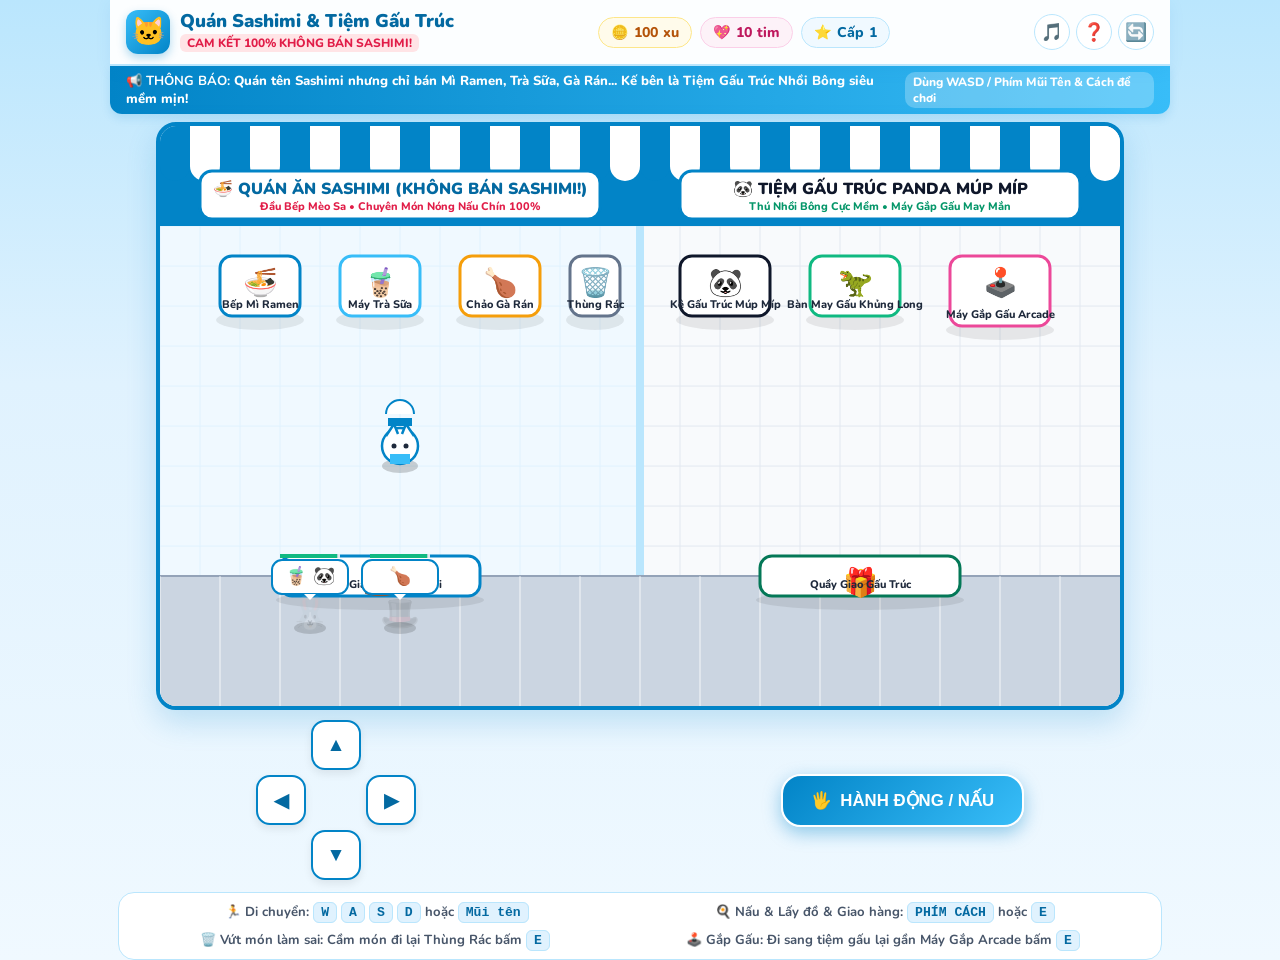
<file: index.html>
<!DOCTYPE html>
<html lang="vi">
<head>
  <meta charset="UTF-8">
  <meta name="viewport" content="width=device-width, initial-scale=1.0, maximum-scale=1.0, user-scalable=no">
  <title>Phố Xanh Trắng - Game Nấu Ăn Sashimi & Tiệm Gấu Trúc Nhồi Bông</title>
  <link rel="preconnect" href="https://fonts.googleapis.com">
  <link rel="preconnect" href="https://fonts.gstatic.com" crossorigin>
  <link href="https://fonts.googleapis.com/css2?family=Nunito:wght@400;600;700;800;900&display=swap" rel="stylesheet">
  <style>
    :root {
      --primary-blue: #0284c7;
      --primary-dark: #0369a1;
      --sky-blue: #38bdf8;
      --soft-blue: #bae6fd;
      --ice-blue: #e0f2fe;
      --deep-navy: #0f172a;
      --pure-white: #ffffff;
      --off-white: #f8fafc;
      --accent-pink: #f472b6;
      --accent-gold: #f59e0b;
      --accent-green: #10b981;
    }

    * {
      box-sizing: border-box;
      margin: 0;
      padding: 0;
      user-select: none;
      -webkit-user-select: none;
    }

    body {
      font-family: 'Nunito', sans-serif;
      background: linear-gradient(180deg, #bae6fd 0%, #e0f2fe 40%, #f0f9ff 100%);
      color: #1e293b;
      min-height: 100vh;
      display: flex;
      flex-direction: column;
      align-items: center;
      overflow-x: hidden;
    }

    /* Header Bar */
    header.game-header {
      width: 100%;
      max-width: 1060px;
      padding: 10px 16px;
      display: flex;
      justify-content: space-between;
      align-items: center;
      flex-wrap: wrap;
      gap: 10px;
      background: rgba(255, 255, 255, 0.95);
      backdrop-filter: blur(8px);
      border-bottom: 2px solid var(--soft-blue);
      box-shadow: 0 4px 15px rgba(2, 132, 199, 0.08);
      z-index: 100;
    }

    .brand-title {
      display: flex;
      align-items: center;
      gap: 10px;
    }
    .brand-icon {
      font-size: 28px;
      background: linear-gradient(135deg, #38bdf8, #0284c7);
      width: 44px;
      height: 44px;
      border-radius: 12px;
      display: flex;
      align-items: center;
      justify-content: center;
      box-shadow: 0 4px 10px rgba(2, 132, 199, 0.3);
    }
    .brand-text h1 {
      font-size: 1.15rem;
      font-weight: 900;
      color: var(--primary-dark);
      line-height: 1.1;
    }
    .brand-text span {
      font-size: 0.75rem;
      font-weight: 800;
      color: #e11d48;
      background: #ffe4e6;
      padding: 1px 7px;
      border-radius: 6px;
    }

    .stats-bar {
      display: flex;
      align-items: center;
      gap: 8px;
    }
    .stat-badge {
      display: flex;
      align-items: center;
      gap: 5px;
      background: var(--off-white);
      border: 1.5px solid var(--soft-blue);
      padding: 5px 12px;
      border-radius: 20px;
      font-weight: 800;
      font-size: 0.88rem;
    }
    .stat-badge.coins { color: #b45309; background: #fffbeb; border-color: #fde68a; }
    .stat-badge.hearts { color: #be185d; background: #fdf2f8; border-color: #fbcfe8; }
    .stat-badge.level { color: #0369a1; background: #f0f9ff; border-color: #bae6fd; }

    .header-btns {
      display: flex;
      align-items: center;
      gap: 6px;
    }
    .icon-btn {
      width: 36px;
      height: 36px;
      border-radius: 50%;
      border: 1.5px solid var(--soft-blue);
      background: white;
      font-size: 1.1rem;
      cursor: pointer;
      display: flex;
      align-items: center;
      justify-content: center;
      transition: all 0.2s;
    }
    .icon-btn:hover {
      background: var(--ice-blue);
      transform: scale(1.08);
    }

    /* Announcement Banner */
    .joke-strip {
      width: 100%;
      max-width: 1060px;
      background: linear-gradient(90deg, #0284c7, #38bdf8);
      color: white;
      padding: 6px 16px;
      font-size: 0.82rem;
      font-weight: 800;
      display: flex;
      justify-content: space-between;
      align-items: center;
      border-radius: 0 0 12px 12px;
      margin-bottom: 8px;
      box-shadow: 0 4px 10px rgba(2, 132, 199, 0.15);
    }

    /* Game Canvas Container */
    .game-wrapper {
      position: relative;
      max-width: 1060px;
      width: 100%;
      padding: 0 8px;
      display: flex;
      flex-direction: column;
      align-items: center;
    }

    #gameCanvas {
      background: #ffffff;
      border: 4px solid var(--primary-blue);
      border-radius: 20px;
      box-shadow: 0 12px 30px rgba(2, 132, 199, 0.2);
      max-width: 100%;
      height: auto;
      display: block;
      cursor: default;
    }

    /* On-Screen Interaction Prompts */
    .interaction-overlay {
      position: absolute;
      top: 14px;
      left: 50%;
      transform: translateX(-50%);
      background: rgba(15, 23, 42, 0.85);
      color: white;
      padding: 6px 18px;
      border-radius: 20px;
      font-size: 0.85rem;
      font-weight: 800;
      pointer-events: none;
      opacity: 0;
      transition: opacity 0.2s, transform 0.2s;
      box-shadow: 0 4px 12px rgba(0,0,0,0.25);
      display: flex;
      align-items: center;
      gap: 6px;
      z-index: 20;
    }
    .interaction-overlay.visible {
      opacity: 1;
      transform: translateX(-50%) translateY(4px);
    }

    /* Mobile / On-screen Touch Controls */
    .touch-controls {
      display: flex;
      justify-content: space-between;
      align-items: center;
      width: 100%;
      max-width: 800px;
      margin-top: 10px;
      padding: 0 16px;
    }

    .dpad-container {
      display: grid;
      grid-template-columns: repeat(3, 50px);
      grid-template-rows: repeat(3, 50px);
      gap: 5px;
    }
    .dpad-btn {
      background: white;
      border: 2px solid var(--primary-blue);
      border-radius: 14px;
      font-size: 1.2rem;
      font-weight: 900;
      color: var(--primary-dark);
      display: flex;
      align-items: center;
      justify-content: center;
      box-shadow: 0 4px 8px rgba(0,0,0,0.08);
      cursor: pointer;
      transition: all 0.1s;
    }
    .dpad-btn:active {
      background: var(--ice-blue);
      transform: scale(0.92);
    }
    .dpad-up { grid-column: 2; grid-row: 1; }
    .dpad-left { grid-column: 1; grid-row: 2; }
    .dpad-right { grid-column: 3; grid-row: 2; }
    .dpad-down { grid-column: 2; grid-row: 3; }

    .action-btn-container {
      display: flex;
      flex-direction: column;
      gap: 8px;
    }
    .action-touch-btn {
      background: linear-gradient(135deg, #0284c7, #38bdf8);
      color: white;
      border: 2.5px solid #ffffff;
      border-radius: 20px;
      padding: 14px 28px;
      font-size: 1.05rem;
      font-weight: 900;
      cursor: pointer;
      box-shadow: 0 6px 18px rgba(2, 132, 199, 0.4);
      display: flex;
      align-items: center;
      gap: 8px;
      transition: all 0.15s;
    }
    .action-touch-btn:active {
      transform: scale(0.94);
    }

    /* Modal Dialogs */
    .modal-backdrop {
      position: fixed;
      inset: 0;
      background: rgba(15, 23, 42, 0.5);
      backdrop-filter: blur(4px);
      z-index: 1000;
      display: none;
      align-items: center;
      justify-content: center;
      padding: 16px;
    }
    .modal-backdrop.open { display: flex; }

    .modal-box {
      background: white;
      border-radius: 24px;
      border: 4px solid var(--primary-blue);
      max-width: 520px;
      width: 100%;
      padding: 24px;
      text-align: center;
      box-shadow: 0 20px 40px rgba(2, 132, 199, 0.35);
      animation: popIn 0.25s cubic-bezier(0.34, 1.56, 0.64, 1);
    }
    @keyframes popIn {
      from { transform: scale(0.8); opacity: 0; }
      to { transform: scale(1); opacity: 1; }
    }

    .modal-btn {
      background: linear-gradient(135deg, #0284c7, #38bdf8);
      color: white;
      border: none;
      padding: 10px 24px;
      border-radius: 16px;
      font-weight: 900;
      font-size: 0.95rem;
      cursor: pointer;
      margin-top: 14px;
      box-shadow: 0 4px 12px rgba(2, 132, 199, 0.3);
    }

    /* Guide Box */
    .controls-guide {
      margin-top: 12px;
      background: white;
      border: 1.5px solid var(--soft-blue);
      border-radius: 16px;
      padding: 10px 18px;
      max-width: 1060px;
      width: 100%;
      display: flex;
      justify-content: space-around;
      flex-wrap: wrap;
      gap: 10px;
      font-size: 0.82rem;
      font-weight: 700;
      color: #475569;
    }
    .guide-item kbd {
      background: var(--ice-blue);
      border: 1px solid var(--soft-blue);
      border-radius: 6px;
      padding: 2px 7px;
      font-weight: 900;
      color: var(--primary-dark);
    }
  </style>
</head>
<body>

  <!-- Top Header -->
  <header class="game-header">
    <div class="brand-title">
      <div class="brand-icon">🐱</div>
      <div class="brand-text">
        <h1>Quán Sashimi & Tiệm Gấu Trúc</h1>
        <span>CAM KẾT 100% KHÔNG BÁN SASHIMI!</span>
      </div>
    </div>

    <!-- Live Stats -->
    <div class="stats-bar">
      <div class="stat-badge coins">
        <span>🪙</span> <span id="uiCoins">100</span> xu
      </div>
      <div class="stat-badge hearts">
        <span>💖</span> <span id="uiHearts">10</span> tim
      </div>
      <div class="stat-badge level">
        <span>⭐</span> Cấp <span id="uiLevel">1</span>
      </div>
    </div>

    <!-- Actions -->
    <div class="header-btns">
      <button class="icon-btn" id="audioBtn" title="Bật / Tắt Âm Thanh">🎵</button>
      <button class="icon-btn" id="helpBtn" title="Hướng dẫn chơi">❓</button>
      <button class="icon-btn" id="resetBtn" title="Chơi lại từ đầu">🔄</button>
    </div>
  </header>

  <!-- Notice Strip -->
  <div class="joke-strip">
    <div>📢 <strong>THÔNG BÁO:</strong> Quán tên Sashimi nhưng chỉ bán Mì Ramen, Trà Sữa, Gà Rán... Kế bên là Tiệm Gấu Trúc Nhồi Bông siêu mềm mịn!</div>
    <div style="font-size: 0.75rem; background: rgba(255,255,255,0.25); padding: 2px 8px; border-radius: 10px;">Dùng WASD / Phím Mũi Tên & Cách để chơi</div>
  </div>

  <!-- Game Canvas Section -->
  <main class="game-wrapper">
    <div class="interaction-overlay" id="interactPrompt">
      <span id="promptIcon">🖐️</span>
      <span id="promptText">Nhấn [PHÍM CÁCH] hoặc [E] để tương tác</span>
    </div>

    <canvas id="gameCanvas" width="960" height="580"></canvas>

    <!-- Touch / Virtual D-pad for Mobile & Easy Play -->
    <div class="touch-controls">
      <div class="dpad-container">
        <button class="dpad-btn dpad-up" id="btnUp">▲</button>
        <button class="dpad-btn dpad-left" id="btnLeft">◀</button>
        <button class="dpad-btn dpad-right" id="btnRight">▶</button>
        <button class="dpad-btn dpad-down" id="btnDown">▼</button>
      </div>

      <div class="action-btn-container">
        <button class="action-touch-btn" id="btnAction">
          <span>🖐️</span> HÀNH ĐỘNG / NẤU
        </button>
      </div>
    </div>

    <!-- Controls Guide -->
    <div class="controls-guide">
      <div class="guide-item">🏃 <strong>Di chuyển:</strong> <kbd>W</kbd> <kbd>A</kbd> <kbd>S</kbd> <kbd>D</kbd> hoặc <kbd>Mũi tên</kbd></div>
      <div class="guide-item">🍳 <strong>Nấu & Lấy đồ & Giao hàng:</strong> <kbd>PHÍM CÁCH</kbd> hoặc <kbd>E</kbd></div>
      <div class="guide-item">🗑️ <strong>Vứt món làm sai:</strong> Cầm món đi lại Thùng Rác bấm <kbd>E</kbd></div>
      <div class="guide-item">🕹️ <strong>Gắp Gấu:</strong> Đi sang tiệm gấu lại gần Máy Gắp Arcade bấm <kbd>E</kbd></div>
    </div>
  </main>

  <!-- Comic Joke Modal (Sashimi Meme & Claw Machine) -->
  <div class="modal-backdrop" id="comicModal">
    <div class="modal-box">
      <div id="modalEmoji" style="font-size: 56px; margin-bottom: 8px;">👨‍🍳💢</div>
      <h2 id="modalTitle" style="font-size: 1.3rem; font-weight: 900; color: var(--primary-dark); margin-bottom: 8px;">ỦA ALO?! KHÔNG CÓ BÁN SASHIMI!</h2>
      <p id="modalDesc" style="font-size: 0.92rem; color: #334155; line-height: 1.5; margin-bottom: 16px;">
        Chủ quán Mèo Sa hốt hoảng: "Đã bảo quán tui tên Sashimi vì tui thích tên này, chứ tui chỉ nấu Mì Ramen với Trà Sữa thui! Đừng đòi cá hồi sống nữa tui khóc thét á!"
      </p>
      <button class="modal-btn" id="modalCloseBtn">Dạ em hiểu rùi, để em đi nấu Ramen! 🍜</button>
    </div>
  </div>

  <!-- Claw Machine Modal -->
  <div class="modal-backdrop" id="clawModal">
    <div class="modal-box" style="max-width: 580px;">
      <h2 style="font-size: 1.35rem; font-weight: 900; color: var(--primary-dark); margin-bottom: 4px;">🕹️ MÁY GẮP GẤU TRÚC LUCKY CLAW</h2>
      <p style="font-size: 0.82rem; color: #64748b; margin-bottom: 14px;">Gắp những chú gấu bông hiếm nhất về trang trí tiệm! (Chi phí: 15 xu/lượt)</p>
      
      <div style="background: linear-gradient(180deg, #bae6fd 0%, #e0f2fe 100%); border: 3px solid #0284c7; border-radius: 16px; height: 180px; position: relative; overflow: hidden; margin-bottom: 14px;" id="clawStage">
        <div id="clawArm" style="position: absolute; top: 0; left: 50%; width: 4px; height: 30px; background: #334155; transition: height 0.4s ease-in-out;"></div>
        <div id="clawHead" style="position: absolute; top: 30px; left: calc(50% - 16px); font-size: 32px; transition: top 0.4s ease-in-out;">🦾</div>
        
        <!-- Plushies in pit -->
        <div style="position: absolute; bottom: 10px; width: 100%; display: flex; justify-content: space-around; font-size: 36px;">
          <span>🐼</span>
          <span>🦖</span>
          <span>🧸</span>
          <span>🎒</span>
          <span>✨</span>
        </div>
      </div>

      <div style="display: flex; justify-content: center; gap: 12px; margin-bottom: 12px;">
        <button class="modal-btn" id="clawBtnLeft" style="margin: 0; padding: 10px 18px; background: #e0f2fe; color: #0284c7; border: 2px solid #bae6fd;">◀ Trái</button>
        <button class="modal-btn" id="clawBtnDrop" style="margin: 0; padding: 10px 24px;">👇 THẢ CẦN GẮP!</button>
        <button class="modal-btn" id="clawBtnRight" style="margin: 0; padding: 10px 18px; background: #e0f2fe; color: #0284c7; border: 2px solid #bae6fd;">Phải ▶</button>
      </div>

      <button class="modal-btn" id="clawCloseBtn" style="background: #f1f5f9; color: #475569; border: 1.5px solid #cbd5e1; margin-top: 4px;">Rời Khỏi Máy Gắp</button>
    </div>
  </div>

  <script>
    /* =========================================================================
       1. GAME STATE & PROCEDURAL AUDIO ENGINE
       ========================================================================= */
    const STORAGE_KEY = 'SASHIMI_PANDA_COOKING_RPG_V1';

    let gameState = {
      coins: 100,
      hearts: 10,
      level: 1,
      totalServed: 0,
      unlockedPlushies: ['Panda Múp Míp', 'Panda Khủng Long']
    };

    function loadGame() {
      try {
        const raw = localStorage.getItem(STORAGE_KEY);
        if (raw) gameState = { ...gameState, ...JSON.parse(raw) };
      } catch (e) {}
    }

    function saveGame() {
      try {
        localStorage.setItem(STORAGE_KEY, JSON.stringify(gameState));
      } catch (e) {}
      document.getElementById('uiCoins').textContent = gameState.coins;
      document.getElementById('uiHearts').textContent = gameState.hearts;
      document.getElementById('uiLevel').textContent = gameState.level;
    }

    class SoundSynth {
      constructor() {
        this.ctx = null;
        this.muted = false;
        this.bgmTimer = null;
        this.bgmStep = 0;
      }
      init() {
        if (!this.ctx) {
          const AC = window.AudioContext || window.webkitAudioContext;
          if (AC) this.ctx = new AC();
        }
        if (this.ctx && this.ctx.state === 'suspended') this.ctx.resume();
      }
      toggle() {
        this.muted = !this.muted;
        if (this.muted) {
          this.stopBgm();
        } else {
          this.init();
          this.startBgm();
        }
        return this.muted;
      }
      playTone(freq, type = 'sine', duration = 0.1, gainVal = 0.1) {
        if (this.muted) return;
        this.init();
        if (!this.ctx) return;
        try {
          const osc = this.ctx.createOscillator();
          const gain = this.ctx.createGain();
          osc.type = type;
          osc.frequency.setValueAtTime(freq, this.ctx.currentTime);
          gain.gain.setValueAtTime(gainVal, this.ctx.currentTime);
          gain.gain.exponentialRampToValueAtTime(0.0001, this.ctx.currentTime + duration);
          osc.connect(gain);
          gain.connect(this.ctx.destination);
          osc.start();
          osc.stop(this.ctx.currentTime + duration);
        } catch (e) {}
      }
      stepSfx() {
        if (this.muted) return;
        this.playTone(200 + Math.random() * 40, 'sine', 0.04, 0.02);
      }
      cookSfx() {
        this.playTone(320, 'square', 0.08, 0.04);
        setTimeout(() => this.playTone(420, 'sine', 0.1, 0.05), 60);
      }
      readySfx() {
        this.playTone(784, 'triangle', 0.12, 0.1);
        setTimeout(() => this.playTone(1046, 'triangle', 0.2, 0.12), 100);
      }
      coinSfx() {
        this.playTone(987, 'sine', 0.08, 0.1);
        setTimeout(() => this.playTone(1318, 'sine', 0.2, 0.12), 60);
      }
      angrySfx() {
        this.playTone(280, 'sawtooth', 0.12, 0.12);
        setTimeout(() => this.playTone(180, 'sawtooth', 0.2, 0.15), 100);
      }
      trashSfx() {
        this.playTone(150, 'square', 0.12, 0.05);
      }
      startBgm() {
        if (this.muted || this.bgmTimer) return;
        this.init();
        const melody = [523.25, 659.25, 783.99, 659.25, 880.00, 783.99, 659.25, 523.25];
        this.bgmTimer = setInterval(() => {
          if (this.muted) return this.stopBgm();
          this.playTone(melody[this.bgmStep % melody.length], 'sine', 0.35, 0.02);
          this.bgmStep++;
        }, 700);
      }
      stopBgm() {
        if (this.bgmTimer) {
          clearInterval(this.bgmTimer);
          this.bgmTimer = null;
        }
      }
    }

    const sound = new SoundSynth();

    /* =========================================================================
       2. CANVAS SETUP & MAP ARCHITECTURE
       ========================================================================= */
    const canvas = document.getElementById('gameCanvas');
    const ctx = canvas.getContext('2d');

    const MAP_WIDTH = 960;
    const MAP_HEIGHT = 580;

    // Player Object
    const player = {
      x: 240,
      y: 320,
      width: 44,
      height: 48,
      speed: 4.8,
      vx: 0,
      vy: 0,
      facing: 'down', // 'up', 'down', 'left', 'right'
      heldItem: null, // { id: 'ramen', name: 'Mì Ramen', emoji: '🍜', type: 'food' }
      isWalking: false,
      walkFrame: 0,
      lastStepTime: 0
    };

    // Stations Definitions
    // Left: Quán Sashimi (0 <= x <= 480)
    // Right: Tiệm Gấu Trúc (480 < x <= 960)
    const STATIONS = [
      // 1. Quán Sashimi Stations
      {
        id: 'stove_ramen',
        name: 'Bếp Mì Ramen',
        emoji: '🍜',
        x: 60,
        y: 130,
        width: 80,
        height: 60,
        color: '#0284c7',
        cookingTime: 1.8,
        cookTimer: 0,
        state: 'idle', // 'idle', 'cooking', 'ready'
        outputItem: { id: 'ramen', name: 'Mì Ramen Nóng', emoji: '🍜', type: 'food', price: 30, hearts: 3 }
      },
      {
        id: 'station_milktea',
        name: 'Máy Trà Sữa',
        emoji: '🧋',
        x: 180,
        y: 130,
        width: 80,
        height: 60,
        color: '#38bdf8',
        cookingTime: 1.4,
        cookTimer: 0,
        state: 'idle',
        outputItem: { id: 'milktea', name: 'Trà Sữa Trân Châu', emoji: '🧋', type: 'food', price: 22, hearts: 2 }
      },
      {
        id: 'station_chicken',
        name: 'Chảo Gà Rán',
        emoji: '🍗',
        x: 300,
        y: 130,
        width: 80,
        height: 60,
        color: '#f59e0b',
        cookingTime: 2.0,
        cookTimer: 0,
        state: 'idle',
        outputItem: { id: 'chicken', name: 'Gà Rán Giòn Rụm', emoji: '🍗', type: 'food', price: 35, hearts: 4 }
      },
      {
        id: 'station_trash',
        name: 'Thùng Rác',
        emoji: '🗑️',
        x: 410,
        y: 130,
        width: 50,
        height: 60,
        color: '#64748b',
        type: 'trash'
      },

      // 2. Tiệm Gấu Trúc Nhồi Bông Stations
      {
        id: 'shelf_panda_classic',
        name: 'Kệ Gấu Trúc Múp Míp',
        emoji: '🐼',
        x: 520,
        y: 130,
        width: 90,
        height: 60,
        color: '#0f172a',
        cookingTime: 1.2,
        cookTimer: 0,
        state: 'idle',
        outputItem: { id: 'panda_classic', name: 'Gấu Trúc Múp Míp', emoji: '🐼', type: 'plushie', price: 45, hearts: 5 }
      },
      {
        id: 'table_panda_dino',
        name: 'Bàn May Gấu Khủng Long',
        emoji: '🦖',
        x: 650,
        y: 130,
        width: 90,
        height: 60,
        color: '#10b981',
        cookingTime: 1.8,
        cookTimer: 0,
        state: 'idle',
        outputItem: { id: 'panda_dino', name: 'Panda Khủng Long', emoji: '🦖', type: 'plushie', price: 60, hearts: 6 }
      },
      {
        id: 'station_arcade_claw',
        name: 'Máy Gắp Gấu Arcade',
        emoji: '🕹️',
        x: 790,
        y: 130,
        width: 100,
        height: 70,
        color: '#ec4899',
        type: 'claw_machine'
      },

      // 3. Serving Counters (Quầy Giao Món Cho Khách ở phía dưới)
      {
        id: 'counter_sashimi_food',
        name: 'Quầy Giao Món Sashimi',
        emoji: '🛎️',
        x: 120,
        y: 430,
        width: 200,
        height: 40,
        color: '#0284c7',
        type: 'serve_food'
      },
      {
        id: 'counter_panda_plushie',
        name: 'Quầy Giao Gấu Trúc',
        emoji: '🎁',
        x: 600,
        y: 430,
        width: 200,
        height: 40,
        color: '#047857',
        type: 'serve_plushie'
      }
    ];

    // Customers waiting at counters
    let customers = [];
    let nextCustomerTimer = 2.0;

    const CUSTOMER_AVATARS = ['👧', '👦', '🐰', '🐶', '🐱', '🎩'];

    function spawnCustomer() {
      if (customers.length >= 4) return;

      const isSashimiPrank = Math.random() < 0.22; // Asks for sashimi joke
      const isCombo = !isSashimiPrank && Math.random() < 0.35;

      const foods = [
        { id: 'ramen', name: 'Mì Ramen', emoji: '🍜' },
        { id: 'milktea', name: 'Trà Sữa', emoji: '🧋' },
        { id: 'chicken', name: 'Gà Rán', emoji: '🍗' }
      ];
      const plushies = [
        { id: 'panda_classic', name: 'Gấu Trúc', emoji: '🐼' },
        { id: 'panda_dino', name: 'Panda Khủng Long', emoji: '🦖' }
      ];

      const chosenFood = foods[Math.floor(Math.random() * foods.length)];
      const chosenPlushie = plushies[Math.floor(Math.random() * plushies.length)];

      let wants = [];
      let type = 'food';
      let targetCounter = 'counter_sashimi_food';

      if (isSashimiPrank) {
        type = 'prank_sashimi';
        wants = [{ id: 'sashimi', name: 'Cá Hồi Sashimi', emoji: '🍣' }];
        targetCounter = 'counter_sashimi_food';
      } else if (isCombo) {
        type = 'combo';
        wants = [chosenFood, chosenPlushie];
        targetCounter = 'counter_sashimi_food';
      } else if (Math.random() < 0.55) {
        type = 'food';
        wants = [chosenFood];
        targetCounter = 'counter_sashimi_food';
      } else {
        type = 'plushie';
        wants = [chosenPlushie];
        targetCounter = 'counter_panda_plushie';
      }

      // Find an available slot at counter
      const slotIndex = customers.length;
      const posX = targetCounter === 'counter_sashimi_food' ? (150 + (slotIndex % 2) * 90) : (630 + (slotIndex % 2) * 90);

      customers.push({
        id: Date.now() + Math.random(),
        avatar: CUSTOMER_AVATARS[Math.floor(Math.random() * CUSTOMER_AVATARS.length)],
        type,
        wants, // array of desired items
        fulfilled: [],
        counter: targetCounter,
        x: posX,
        y: 490,
        maxPatience: 32,
        patience: 32,
        speechBubble: isSashimiPrank ? 'Có bán Sashimi hông?' : null
      });
    }

    /* Floating visual particles (Hearts, Coins, Steam) */
    let particles = [];
    function addParticle(x, y, text, color = '#0284c7') {
      particles.push({
        x,
        y,
        text,
        color,
        vy: -1.2,
        alpha: 1.0,
        life: 50
      });
    }

    /* =========================================================================
       3. CONTROLS & INPUT SYSTEM
       ========================================================================= */
    const keys = {};

    window.addEventListener('keydown', (e) => {
      keys[e.key] = true;
      keys[e.code] = true;
      if (['Space', 'ArrowUp', 'ArrowDown', 'ArrowLeft', 'ArrowRight'].includes(e.code)) {
        e.preventDefault();
      }
      if (e.code === 'Space' || e.key === 'e' || e.key === 'E') {
        performInteraction();
      }
    });

    window.addEventListener('keyup', (e) => {
      keys[e.key] = false;
      keys[e.code] = false;
    });

    // Touch D-pad buttons
    const btnUp = document.getElementById('btnUp');
    const btnDown = document.getElementById('btnDown');
    const btnLeft = document.getElementById('btnLeft');
    const btnRight = document.getElementById('btnRight');
    const btnAction = document.getElementById('btnAction');

    function attachTouch(btn, keyName) {
      const start = (e) => { e.preventDefault(); keys[keyName] = true; };
      const end = (e) => { e.preventDefault(); keys[keyName] = false; };
      btn.addEventListener('mousedown', start);
      btn.addEventListener('mouseup', end);
      btn.addEventListener('mouseleave', end);
      btn.addEventListener('touchstart', start, { passive: false });
      btn.addEventListener('touchend', end, { passive: false });
    }

    attachTouch(btnUp, 'ArrowUp');
    attachTouch(btnDown, 'ArrowDown');
    attachTouch(btnLeft, 'ArrowLeft');
    attachTouch(btnRight, 'ArrowRight');

    btnAction.addEventListener('click', (e) => {
      e.preventDefault();
      performInteraction();
    });

    /* =========================================================================
       4. INTERACTION LOGIC
       ========================================================================= */
    function getNearestStation() {
      let nearest = null;
      let minDist = 75; // Interaction reach radius

      for (const st of STATIONS) {
        const cx = st.x + st.width / 2;
        const cy = st.y + st.height / 2;
        const dist = Math.hypot(player.x - cx, player.y - cy);
        if (dist < minDist) {
          minDist = dist;
          nearest = st;
        }
      }
      return nearest;
    }

    function getNearestCustomer() {
      let nearest = null;
      let minDist = 75;

      for (const c of customers) {
        const dist = Math.hypot(player.x - c.x, player.y - c.y + 40);
        if (dist < minDist) {
          minDist = dist;
          nearest = c;
        }
      }
      return nearest;
    }

    function performInteraction() {
      sound.init();

      // Check nearest customer first
      const customer = getNearestCustomer();
      if (customer) {
        handleCustomerInteraction(customer);
        return;
      }

      // Check nearest station
      const station = getNearestStation();
      if (!station) return;

      if (station.type === 'trash') {
        if (player.heldItem) {
          sound.trashSfx();
          addParticle(player.x, player.y - 20, '🗑️ Đã vứt món!', '#64748b');
          player.heldItem = null;
        }
        return;
      }

      if (station.type === 'claw_machine') {
        openClawModal();
        return;
      }

      // Cooking / Preparing stations
      if (station.cookingTime) {
        if (station.state === 'idle') {
          // Start cooking / sewing
          if (!player.heldItem) {
            station.state = 'cooking';
            station.cookTimer = 0;
            sound.cookSfx();
            addParticle(station.x + 30, station.y, '🔥 Bắt đầu nấu...', '#0284c7');
          } else {
            addParticle(player.x, player.y - 30, 'Tay bạn đang bận cầm đồ!', '#ef4444');
          }
        } else if (station.state === 'ready') {
          // Pick up cooked food / plushie
          if (!player.heldItem) {
            player.heldItem = { ...station.outputItem };
            station.state = 'idle';
            station.cookTimer = 0;
            sound.readySfx();
            addParticle(player.x, player.y - 30, `+1 ${player.heldItem.name}`, '#0284c7');
          } else {
            addParticle(player.x, player.y - 30, 'Tay bạn đang cầm đồ khác rồi!', '#ef4444');
          }
        }
      }
    }

    function handleCustomerInteraction(customer) {
      // 1. Easter egg: Customer asking for Sashimi
      if (customer.type === 'prank_sashimi') {
        sound.angrySfx();
        openComicModal(
          '👨‍🍳💢',
          'ỦA ALO?! ĐÃ BẢO LÀ KHÔNG CÓ BÁN SASHIMI MÀ!',
          'Bếp Trưởng Mèo Sa vung muôi canh: "Khách ơi là khách! Bảng hiệu ghi rõ rành rành là SASHIMI nhưng cam kết 100% KHÔNG BÁN SASHIMI rồi mà! Tui chỉ bán Mì Ramen nóng hổi, Gà Rán giòn rụm với Trà Sữa thui! Đừng đòi cá sống nữa tui quạu á!"'
        );
        // Customer apologizes and converts to Ramen order
        customer.type = 'food';
        customer.wants = [{ id: 'ramen', name: 'Mì Ramen', emoji: '🍜' }];
        customer.speechBubble = 'Dạ em đổi qua ăn Ramen ạ!';
        customer.patience = customer.maxPatience;
        gameState.coins += 10; // Bonus pity coin
        saveGame();
        return;
      }

      // 2. Normal / Combo Delivery
      if (player.heldItem) {
        const itemIdx = customer.wants.findIndex(w => w.id === player.heldItem.id);
        if (itemIdx !== -1) {
          // Match!
          const item = customer.wants.splice(itemIdx, 1)[0];
          customer.fulfilled.push(item);
          sound.coinSfx();

          const earnedCoin = (player.heldItem.price || 25);
          const earnedHeart = (player.heldItem.hearts || 2);
          gameState.coins += earnedCoin;
          gameState.hearts += earnedHeart;
          gameState.totalServed++;

          addParticle(customer.x, customer.y - 40, `+${earnedCoin} 🪙`, '#b45309');
          addParticle(customer.x + 20, customer.y - 60, `+${earnedHeart} 💖`, '#be185d');

          player.heldItem = null;

          // If fully completed
          if (customer.wants.length === 0) {
            customer.speechBubble = 'Ngon quá / Gấu cưng xỉu! Cảm ơn shop nha! 💖';
            setTimeout(() => {
              const idx = customers.indexOf(customer);
              if (idx !== -1) customers.splice(idx, 1);
            }, 800);
          }

          // Level up check
          if (gameState.hearts >= gameState.level * 30) {
            gameState.level++;
            sound.readySfx();
            addParticle(480, 250, `🎉 LÊN CẤP ${gameState.level}!`, '#10b981');
          }
          saveGame();
        } else {
          sound.angrySfx();
          addParticle(customer.x, customer.y - 40, 'Khách không gọi món này!', '#ef4444');
        }
      } else {
        addParticle(player.x, player.y - 30, 'Hãy mang món ăn hoặc gấu bông lại đây!', '#0284c7');
      }
    }

    /* =========================================================================
       5. MODALS & MINIGAMES
       ========================================================================= */
    const comicModal = document.getElementById('comicModal');
    const modalEmoji = document.getElementById('modalEmoji');
    const modalTitle = document.getElementById('modalTitle');
    const modalDesc = document.getElementById('modalDesc');
    const modalCloseBtn = document.getElementById('modalCloseBtn');

    function openComicModal(emoji, title, desc) {
      modalEmoji.textContent = emoji;
      modalTitle.textContent = title;
      modalDesc.textContent = desc;
      comicModal.classList.add('open');
    }
    modalCloseBtn.addEventListener('click', () => comicModal.classList.remove('open'));

    // Claw Machine Minigame
    const clawModal = document.getElementById('clawModal');
    const clawArm = document.getElementById('clawArm');
    const clawHead = document.getElementById('clawHead');
    const clawBtnLeft = document.getElementById('clawBtnLeft');
    const clawBtnRight = document.getElementById('clawBtnRight');
    const clawBtnDrop = document.getElementById('clawBtnDrop');
    const clawCloseBtn = document.getElementById('clawCloseBtn');

    let clawPos = 50; // %
    let isClawBusy = false;

    function openClawModal() {
      clawModal.classList.add('open');
    }
    clawCloseBtn.addEventListener('click', () => clawModal.classList.remove('open'));

    clawBtnLeft.addEventListener('click', () => {
      if (isClawBusy) return;
      clawPos = Math.max(15, clawPos - 10);
      clawArm.style.left = `${clawPos}%`;
      clawHead.style.left = `calc(${clawPos}% - 16px)`;
    });

    clawBtnRight.addEventListener('click', () => {
      if (isClawBusy) return;
      clawPos = Math.min(85, clawPos + 10);
      clawArm.style.left = `${clawPos}%`;
      clawHead.style.left = `calc(${clawPos}% - 16px)`;
    });

    clawBtnDrop.addEventListener('click', () => {
      if (isClawBusy) return;
      if (gameState.coins < 15) {
        alert('Cần 15 xu để gắp gấu nhé! Hãy nấu ăn phục vụ khách để kiếm thêm!');
        return;
      }
      gameState.coins -= 15;
      saveGame();

      isClawBusy = true;
      clawArm.style.height = '120px';
      clawHead.style.top = '120px';

      setTimeout(() => {
        clawHead.textContent = '✊';
        const win = Math.random() < 0.75;

        setTimeout(() => {
          clawArm.style.height = '30px';
          clawHead.style.top = '30px';

          setTimeout(() => {
            if (win) {
              sound.readySfx();
              const gifts = ['Panda Ôm Tre Vàng', 'Panda Áo Xanh Trắng', 'Panda Cosplay Gà Rán', 'Panda Thần Tài'];
              const g = gifts[Math.floor(Math.random() * gifts.length)];
              alert(`🎉 TUYỆT VỜI! Bạn đã gắp trúng [${g}] siêu cấp múp míp!`);
              gameState.hearts += 10;
              saveGame();
            } else {
              clawHead.textContent = '🖐️';
              alert('Hơi trượt xíu rồi! Chú gấu múp quá trôi khỏi càng gắp, thử lại nha!');
            }
            clawHead.textContent = '🦾';
            isClawBusy = false;
          }, 600);
        }, 500);
      }, 600);
    });

    /* =========================================================================
       6. UPDATE & RENDER LOOP (60 FPS)
       ========================================================================= */
    function update(dt) {
      // 1. Player Movement
      let dx = 0;
      let dy = 0;
      if (keys['w'] || keys['W'] || keys['ArrowUp']) dy -= 1;
      if (keys['s'] || keys['S'] || keys['ArrowDown']) dy += 1;
      if (keys['a'] || keys['A'] || keys['ArrowLeft']) dx -= 1;
      if (keys['d'] || keys['D'] || keys['ArrowRight']) dx += 1;

      if (dx !== 0 && dy !== 0) {
        dx *= 0.7071;
        dy *= 0.7071;
      }

      if (dx !== 0 || dy !== 0) {
        player.isWalking = true;
        player.walkFrame += 0.2;
        if (Math.abs(dx) > Math.abs(dy)) {
          player.facing = dx > 0 ? 'right' : 'left';
        } else {
          player.facing = dy > 0 ? 'down' : 'up';
        }

        // Footstep sound
        if (Date.now() - player.lastStepTime > 260) {
          sound.stepSfx();
          player.lastStepTime = Date.now();
        }
      } else {
        player.isWalking = false;
      }

      // Apply movement with boundary & obstacle collisions
      const nextX = player.x + dx * player.speed;
      const nextY = player.y + dy * player.speed;

      // Boundaries (Kitchen inside: 30 <= x <= 930, 200 <= y <= 420)
      if (nextX >= 40 && nextX <= MAP_WIDTH - 40) player.x = nextX;
      if (nextY >= 200 && nextY <= 420) player.y = nextY;

      // 2. Cooking Stations Timers
      for (const st of STATIONS) {
        if (st.state === 'cooking') {
          st.cookTimer += dt;
          if (st.cookTimer >= st.cookingTime) {
            st.state = 'ready';
            sound.readySfx();
            addParticle(st.x + 35, st.y, '✨ Xong rồi!', '#10b981');
          }
        }
      }

      // 3. Customers Timer & Spawning
      nextCustomerTimer -= dt;
      if (nextCustomerTimer <= 0) {
        spawnCustomer();
        nextCustomerTimer = 4.5 + Math.random() * 3.0;
      }

      for (let i = customers.length - 1; i >= 0; i--) {
        const c = customers[i];
        c.patience -= dt;
        if (c.patience <= 0) {
          customers.splice(i, 1);
          addParticle(c.x, c.y - 20, 'Khách đợi lâu quá nên bỏ về rồi! 😢', '#ef4444');
        }
      }

      // 4. Update Particles
      for (let i = particles.length - 1; i >= 0; i--) {
        const p = particles[i];
        p.y += p.vy;
        p.life -= 1;
        p.alpha = p.life / 50;
        if (p.life <= 0) particles.splice(i, 1);
      }

      // 5. Update Floating Interaction Prompt
      const promptEl = document.getElementById('interactPrompt');
      const promptText = document.getElementById('promptText');
      const promptIcon = document.getElementById('promptIcon');

      const nearCust = getNearestCustomer();
      const nearSt = getNearestStation();

      if (nearCust) {
        promptEl.classList.add('visible');
        promptIcon.textContent = '🤝';
        if (nearCust.type === 'prank_sashimi') {
          promptText.textContent = '[CÁCH / E]: Giải thích quán KHÔNG BÁN SASHIMI!';
        } else {
          promptText.textContent = '[CÁCH / E]: Phục vụ đơn hàng cho khách';
        }
      } else if (nearSt) {
        promptEl.classList.add('visible');
        promptIcon.textContent = nearSt.emoji || '🖐️';
        if (nearSt.type === 'trash') {
          promptText.textContent = '[CÁCH / E]: Vứt món đang cầm vào thùng rác';
        } else if (nearSt.type === 'claw_machine') {
          promptText.textContent = '[CÁCH / E]: Chơi Máy Gắp Gấu Arcade';
        } else if (nearSt.state === 'cooking') {
          promptText.textContent = `Đang nấu... (${Math.round((nearSt.cookTimer / nearSt.cookingTime) * 100)}%)`;
        } else if (nearSt.state === 'ready') {
          promptText.textContent = `[CÁCH / E]: Lấy ${nearSt.outputItem.name}!`;
        } else {
          promptText.textContent = `[CÁCH / E]: Nấu / Chuẩn bị ${nearSt.name}`;
        }
      } else {
        promptEl.classList.remove('visible');
      }
    }

    /* Drawing Helpers */
    function render() {
      ctx.clearRect(0, 0, MAP_WIDTH, MAP_HEIGHT);

      // 1. Draw Floor (Pastel Cozy Tiles)
      // Left Floor: Sashimi Eatery (Pastel Light Blue & White tiles)
      ctx.fillStyle = '#f0f9ff';
      ctx.fillRect(0, 0, MAP_WIDTH / 2, 450);

      // Tile grid lines left
      ctx.strokeStyle = '#e0f2fe';
      ctx.lineWidth = 1;
      for (let x = 0; x < MAP_WIDTH / 2; x += 40) {
        ctx.beginPath(); ctx.moveTo(x, 100); ctx.lineTo(x, 450); ctx.stroke();
      }
      for (let y = 100; y < 450; y += 40) {
        ctx.beginPath(); ctx.moveTo(0, y); ctx.lineTo(MAP_WIDTH / 2, y); ctx.stroke();
      }

      // Right Floor: Panda Plushie Shop (Soft Clean White / Mint-Ice tiles)
      ctx.fillStyle = '#f8fafc';
      ctx.fillRect(MAP_WIDTH / 2, 0, MAP_WIDTH / 2, 450);
      ctx.strokeStyle = '#e2e8f0';
      for (let x = MAP_WIDTH / 2; x < MAP_WIDTH; x += 40) {
        ctx.beginPath(); ctx.moveTo(x, 100); ctx.lineTo(x, 450); ctx.stroke();
      }
      for (let y = 100; y < 450; y += 40) {
        ctx.beginPath(); ctx.moveTo(MAP_WIDTH / 2, y); ctx.lineTo(MAP_WIDTH, y); ctx.stroke();
      }

      // Divider line between two shops (cute blue wooden border)
      ctx.fillStyle = '#bae6fd';
      ctx.fillRect(MAP_WIDTH / 2 - 4, 100, 8, 350);

      // Sidewalk at bottom (450 -> 580)
      ctx.fillStyle = '#cbd5e1';
      ctx.fillRect(0, 450, MAP_WIDTH, 130);
      ctx.strokeStyle = '#94a3b8';
      ctx.lineWidth = 2;
      ctx.beginPath(); ctx.moveTo(0, 450); ctx.lineTo(MAP_WIDTH, 450); ctx.stroke();

      // Sidewalk paving bricks
      ctx.strokeStyle = 'rgba(255,255,255,0.4)';
      for (let x = 0; x < MAP_WIDTH; x += 60) {
        ctx.beginPath(); ctx.moveTo(x, 450); ctx.lineTo(x, 580); ctx.stroke();
      }

      // 2. Draw Top Wall & Blue-White Striped Awnings
      // Wall
      ctx.fillStyle = '#0284c7';
      ctx.fillRect(0, 0, MAP_WIDTH, 100);

      // Striped Awning
      const stripeW = 30;
      for (let x = 0; x < MAP_WIDTH; x += stripeW) {
        ctx.fillStyle = (Math.floor(x / stripeW) % 2 === 0) ? '#0284c7' : '#ffffff';
        ctx.fillRect(x, 0, stripeW, 40);
        // Valance scalloped bottom
        ctx.beginPath();
        ctx.arc(x + stripeW / 2, 40, stripeW / 2, 0, Math.PI);
        ctx.fill();
      }

      // Signboard Left: Quán Sashimi
      ctx.fillStyle = '#ffffff';
      ctx.beginPath();
      ctx.roundRect(40, 45, 400, 48, 12);
      ctx.fill();
      ctx.strokeStyle = '#0284c7';
      ctx.lineWidth = 3;
      ctx.stroke();

      ctx.fillStyle = '#0369a1';
      ctx.font = '900 16px Nunito';
      ctx.textAlign = 'center';
      ctx.fillText('🍜 QUÁN ĂN SASHIMI (KHÔNG BÁN SASHIMI!)', 240, 68);
      ctx.fillStyle = '#e11d48';
      ctx.font = '800 11px Nunito';
      ctx.fillText('Đầu Bếp Mèo Sa • Chuyên Món Nóng Nấu Chín 100%', 240, 84);

      // Signboard Right: Tiệm Gấu Trúc Nhồi Bông
      ctx.fillStyle = '#ffffff';
      ctx.beginPath();
      ctx.roundRect(520, 45, 400, 48, 12);
      ctx.fill();
      ctx.strokeStyle = '#0284c7';
      ctx.lineWidth = 3;
      ctx.stroke();

      ctx.fillStyle = '#0f172a';
      ctx.font = '900 16px Nunito';
      ctx.fillText('🐼 TIỆM GẤU TRÚC PANDA MÚP MÍP', 720, 68);
      ctx.fillStyle = '#059669';
      ctx.font = '800 11px Nunito';
      ctx.fillText('Thú Nhồi Bông Cực Mềm • Máy Gắp Gấu May Mắn', 720, 84);

      // 3. Draw Stations
      for (const st of STATIONS) {
        // Station shadow
        ctx.fillStyle = 'rgba(0,0,0,0.08)';
        ctx.beginPath();
        ctx.ellipse(st.x + st.width / 2, st.y + st.height + 4, st.width / 2 + 4, 10, 0, 0, Math.PI * 2);
        ctx.fill();

        // Station base counter
        ctx.fillStyle = '#ffffff';
        ctx.beginPath();
        ctx.roundRect(st.x, st.y, st.width, st.height, 12);
        ctx.fill();
        ctx.strokeStyle = st.color;
        ctx.lineWidth = 3;
        ctx.stroke();

        // Station Header Icon & Title
        ctx.font = '28px sans-serif';
        ctx.textAlign = 'center';
        ctx.fillText(st.emoji, st.x + st.width / 2, st.y + 36);

        ctx.fillStyle = '#1e293b';
        ctx.font = '800 11px Nunito';
        ctx.fillText(st.name, st.x + st.width / 2, st.y + st.height - 8);

        // Progress bar if cooking
        if (st.state === 'cooking') {
          const pct = Math.min(1, st.cookTimer / st.cookingTime);
          ctx.fillStyle = '#e2e8f0';
          ctx.fillRect(st.x + 8, st.y - 12, st.width - 16, 6);
          ctx.fillStyle = '#0284c7';
          ctx.fillRect(st.x + 8, st.y - 12, (st.width - 16) * pct, 6);
        } else if (st.state === 'ready') {
          // Ready bubble
          ctx.fillStyle = '#10b981';
          ctx.beginPath();
          ctx.roundRect(st.x + st.width / 2 - 20, st.y - 18, 40, 16, 8);
          ctx.fill();
          ctx.fillStyle = '#ffffff';
          ctx.font = '900 10px Nunito';
          ctx.fillText('XONG!', st.x + st.width / 2, st.y - 6);
        }
      }

      // 4. Draw Customers on Sidewalk
      for (const c of customers) {
        // Customer shadow
        ctx.fillStyle = 'rgba(0,0,0,0.15)';
        ctx.beginPath();
        ctx.ellipse(c.x, c.y + 12, 16, 6, 0, 0, Math.PI * 2);
        ctx.fill();

        // Customer Avatar
        ctx.font = '32px sans-serif';
        ctx.textAlign = 'center';
        ctx.fillText(c.avatar, c.x, c.y + 8);

        // Order Thought Bubble above Customer
        ctx.fillStyle = '#ffffff';
        ctx.beginPath();
        ctx.roundRect(c.x - 38, c.y - 56, 76, 34, 10);
        ctx.fill();
        ctx.strokeStyle = '#0284c7';
        ctx.lineWidth = 2;
        ctx.stroke();

        // Bubble pointer tail
        ctx.beginPath();
        ctx.moveTo(c.x - 6, c.y - 22);
        ctx.lineTo(c.x + 6, c.y - 22);
        ctx.lineTo(c.x, c.y - 16);
        ctx.fill();

        // Display requested items
        if (c.type === 'prank_sashimi') {
          ctx.font = '18px sans-serif';
          ctx.fillText('🍣❓', c.x, c.y - 34);
        } else {
          let icons = c.wants.map(w => w.emoji).join(' ');
          ctx.font = '18px sans-serif';
          ctx.fillText(icons || '💖', c.x, c.y - 34);
        }

        // Patience bar under bubble
        const pPct = Math.max(0, c.patience / c.maxPatience);
        ctx.fillStyle = '#e2e8f0';
        ctx.fillRect(c.x - 30, c.y - 62, 60, 4);
        ctx.fillStyle = pPct > 0.4 ? '#10b981' : '#ef4444';
        ctx.fillRect(c.x - 30, c.y - 62, 60 * pPct, 4);
      }

      // 5. Draw Player Character (Chef Cat)
      const px = player.x;
      const py = player.y;

      // Player shadow
      ctx.fillStyle = 'rgba(0,0,0,0.18)';
      ctx.beginPath();
      ctx.ellipse(px, py + 20, 18, 7, 0, 0, Math.PI * 2);
      ctx.fill();

      // Bobbing walking animation
      const bob = player.isWalking ? Math.sin(player.walkFrame) * 3 : 0;

      // Character body (Cute White Cat / Chef)
      ctx.fillStyle = '#ffffff';
      ctx.beginPath();
      ctx.arc(px, py + bob, 18, 0, Math.PI * 2);
      ctx.fill();
      ctx.strokeStyle = '#0284c7';
      ctx.lineWidth = 2.5;
      ctx.stroke();

      // Cat Ears
      ctx.fillStyle = '#ffffff';
      ctx.beginPath();
      ctx.moveTo(px - 14, py - 10 + bob);
      ctx.lineTo(px - 6, py - 22 + bob);
      ctx.lineTo(px - 2, py - 12 + bob);
      ctx.fill();
      ctx.stroke();

      ctx.beginPath();
      ctx.moveTo(px + 14, py - 10 + bob);
      ctx.lineTo(px + 6, py - 22 + bob);
      ctx.lineTo(px + 2, py - 12 + bob);
      ctx.fill();
      ctx.stroke();

      // Chef Hat (Blue & White Striped)
      ctx.fillStyle = '#0284c7';
      ctx.fillRect(px - 12, py - 28 + bob, 24, 8);
      ctx.fillStyle = '#ffffff';
      ctx.beginPath();
      ctx.arc(px, py - 32 + bob, 14, 0, Math.PI, true);
      ctx.fill();
      ctx.strokeStyle = '#0284c7';
      ctx.lineWidth = 2;
      ctx.stroke();

      // Face (Cute Chef Eyes & Whiskers)
      ctx.fillStyle = '#1e293b';
      if (player.facing === 'left') {
        ctx.beginPath(); ctx.arc(px - 6, py + bob, 2.5, 0, Math.PI * 2); ctx.fill();
      } else if (player.facing === 'right') {
        ctx.beginPath(); ctx.arc(px + 6, py + bob, 2.5, 0, Math.PI * 2); ctx.fill();
      } else {
        ctx.beginPath(); ctx.arc(px - 6, py + bob, 2.5, 0, Math.PI * 2); ctx.fill();
        ctx.beginPath(); ctx.arc(px + 6, py + bob, 2.5, 0, Math.PI * 2); ctx.fill();
      }

      // Blue Apron
      ctx.fillStyle = '#38bdf8';
      ctx.fillRect(px - 10, py + 8 + bob, 20, 10);

      // Carried Item floating above character
      if (player.heldItem) {
        const itemBob = Math.sin(Date.now() / 150) * 4;
        ctx.font = '30px sans-serif';
        ctx.textAlign = 'center';
        ctx.fillText(player.heldItem.emoji, px, py - 46 + itemBob);

        // Small tag
        ctx.fillStyle = 'rgba(15, 23, 42, 0.85)';
        ctx.beginPath();
        ctx.roundRect(px - 34, py - 78 + itemBob, 68, 16, 6);
        ctx.fill();
        ctx.fillStyle = '#ffffff';
        ctx.font = '800 10px Nunito';
        ctx.fillText(player.heldItem.name, px, py - 66 + itemBob);
      }

      // 6. Draw Particles
      for (const p of particles) {
        ctx.save();
        ctx.globalAlpha = p.alpha;
        ctx.fillStyle = p.color;
        ctx.font = '900 14px Nunito';
        ctx.textAlign = 'center';
        ctx.fillText(p.text, p.x, p.y);
        ctx.restore();
      }
    }

    // Main Game Loop with Delta Time
    let lastTime = performance.now();
    function gameLoop(now) {
      const dt = Math.min(0.1, (now - lastTime) / 1000);
      lastTime = now;

      update(dt);
      render();

      requestAnimationFrame(gameLoop);
    }

    /* =========================================================================
       7. INITIALIZATION & AUDIO TOGGLE
       ========================================================================= */
    loadGame();
    saveGame();

    // Spawn first 2 customers
    spawnCustomer();
    spawnCustomer();

    requestAnimationFrame(gameLoop);

    // Audio Toggle
    const audioBtn = document.getElementById('audioBtn');
    audioBtn.addEventListener('click', () => {
      const isMuted = sound.toggle();
      audioBtn.textContent = isMuted ? '🔇' : '🎵';
    });

    // Help Dialog
    document.getElementById('helpBtn').addEventListener('click', () => {
      openComicModal(
        '📖',
        'HƯỚNG DẪN CHƠI',
        '• Dùng WASD hoặc phím Mũi tên (hoặc nút ảo trên màn hình) để di chuyển nhân vật mèo đầu bếp.\n• Đi lại các bếp (Mì Ramen, Trà Sữa, Gà Rán) hoặc Kệ gấu bông và bấm [PHÍM CÁCH / E] để nấu và lấy đồ.\n• Mang đồ ăn hoặc gấu bông chạy xuống quầy giao cho khách đang chờ!\n• Nhớ nhé: Quán tên Sashimi nhưng 100% KHÔNG BÁN SASHIMI đâu nha!'
      );
    });

    // Reset Data
    document.getElementById('resetBtn').addEventListener('click', () => {
      if (confirm('Bạn có chắc muốn chơi lại từ đầu không?')) {
        localStorage.removeItem(STORAGE_KEY);
        gameState = { coins: 100, hearts: 10, level: 1, totalServed: 0, unlockedPlushies: [] };
        saveGame();
        player.x = 240;
        player.y = 320;
        player.heldItem = null;
        customers = [];
        spawnCustomer();
        spawnCustomer();
      }
    });

    // Start audio on first user touch / click
    window.addEventListener('click', function onFirstClick() {
      sound.init();
      sound.startBgm();
      window.removeEventListener('click', onFirstClick);
    }, { once: true });
  </script>
</body>
</html>
</file>
